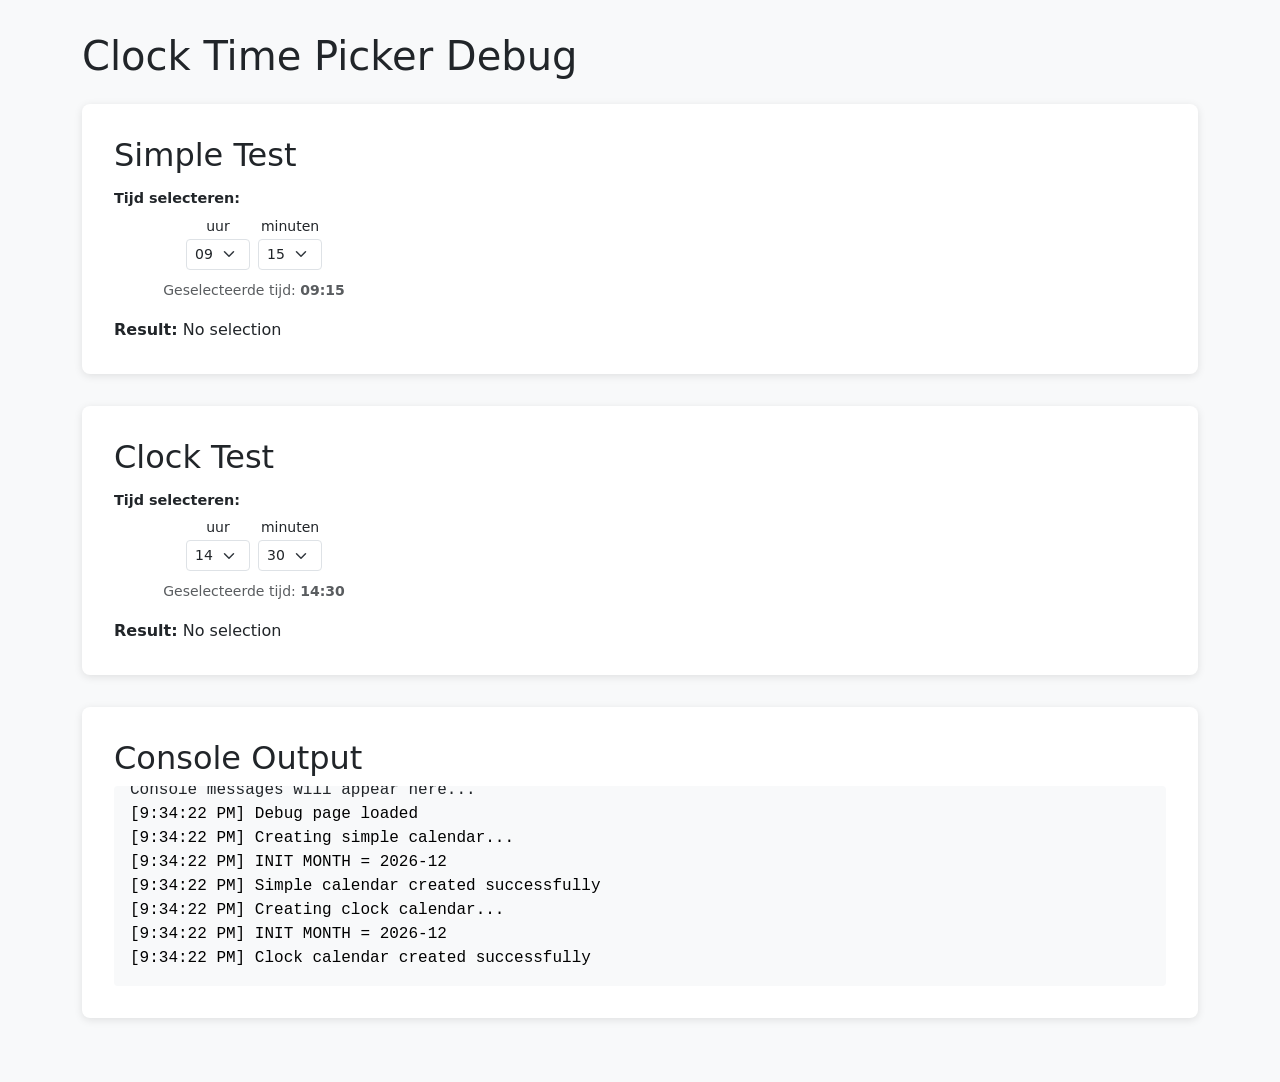
<file: debug_clock.html>
<!DOCTYPE html>
<html lang="nl">
<head>
    <meta charset="UTF-8">
    <meta name="viewport" content="width=device-width, initial-scale=1.0">
    <title>Clock Debug</title>
    
    <!-- Bootstrap 5 CSS -->
    <link href="https://cdn.jsdelivr.net/npm/bootstrap@5.3.0/dist/css/bootstrap.min.css" rel="stylesheet">
    
    <!-- Calendar CSS -->
    <link rel="stylesheet" href="calendar.css">
    
    <style>
        body {
            padding: 2rem;
            background: #f8f9fa;
        }
        
        .debug-section {
            margin-bottom: 2rem;
            padding: 2rem;
            background: white;
            border-radius: 8px;
            box-shadow: 0 2px 8px rgba(0,0,0,0.1);
        }
        
        .calendar-container {
            display: inline-block;
            margin: 1rem;
            background: white;
            padding: 1rem;
            border-radius: 8px;
            box-shadow: 0 2px 8px rgba(0,0,0,0.1);
        }
    </style>
</head>
<body>
    <div class="container">
        <h1 class="mb-4">Clock Time Picker Debug</h1>
        
        <div class="debug-section">
            <h2>Simple Test</h2>
            <div id="simple-test"></div>
            <div class="mt-3">
                <strong>Result:</strong> <span id="simple-result">No selection</span>
            </div>
        </div>
        
        <div class="debug-section">
            <h2>Clock Test</h2>
            <div id="clock-test"></div>
            <div class="mt-3">
                <strong>Result:</strong> <span id="clock-result">No selection</span>
            </div>
        </div>
        
        <div class="debug-section">
            <h2>Console Output</h2>
            <div id="console-output" style="background: #f8f9fa; padding: 1rem; border-radius: 4px; font-family: monospace; height: 200px; overflow-y: auto;">
                Console messages will appear here...
            </div>
        </div>
    </div>

    <!-- Bootstrap JS -->
    <script src="https://cdn.jsdelivr.net/npm/bootstrap@5.3.0/dist/js/bootstrap.bundle.min.js"></script>
    
    <!-- Calendar JS -->
    <script src="calendar.js"></script>
    
    <script>
        // Override console.log to show in page
        const originalLog = console.log;
        const originalError = console.error;
        const consoleDiv = document.getElementById('console-output');
        
        function addToConsole(message, type = 'log') {
            const timestamp = new Date().toLocaleTimeString();
            const color = type === 'error' ? 'red' : 'black';
            consoleDiv.innerHTML += `<div style="color: ${color};">[${timestamp}] ${message}</div>`;
            consoleDiv.scrollTop = consoleDiv.scrollHeight;
        }
        
        console.log = function(...args) {
            originalLog.apply(console, args);
            addToConsole(args.join(' '), 'log');
        };
        
        console.error = function(...args) {
            originalError.apply(console, args);
            addToConsole(args.join(' '), 'error');
        };
        
        console.log('Debug page loaded');
        
        try {
            console.log('Creating simple calendar...');
            const simpleCal = goosseCalendar.create({
                target: '#simple-test',
                showTimePicker: true,
                showCalendar: false,
                timePickerLayout: 'simple',
                defaultTime: '09:15',
                onSelect: function(result) {
                    console.log('Simple selected:', result);
                    document.getElementById('simple-result').textContent = JSON.stringify(result);
                }
            });
            console.log('Simple calendar created successfully');
        } catch (error) {
            console.error('Error creating simple calendar:', error.message);
        }
        
        try {
            console.log('Creating clock calendar...');
            const clockCal = goosseCalendar.create({
                target: '#clock-test',
                showTimePicker: true,
                showCalendar: false,
                timePickerLayout: 'clock',
                defaultTime: '14:30',
                onSelect: function(result) {
                    console.log('Clock selected:', result);
                    document.getElementById('clock-result').textContent = JSON.stringify(result);
                }
            });
            console.log('Clock calendar created successfully');
        } catch (error) {
            console.error('Error creating clock calendar:', error.message);
        }
    </script>
</body>
</html>
</file>
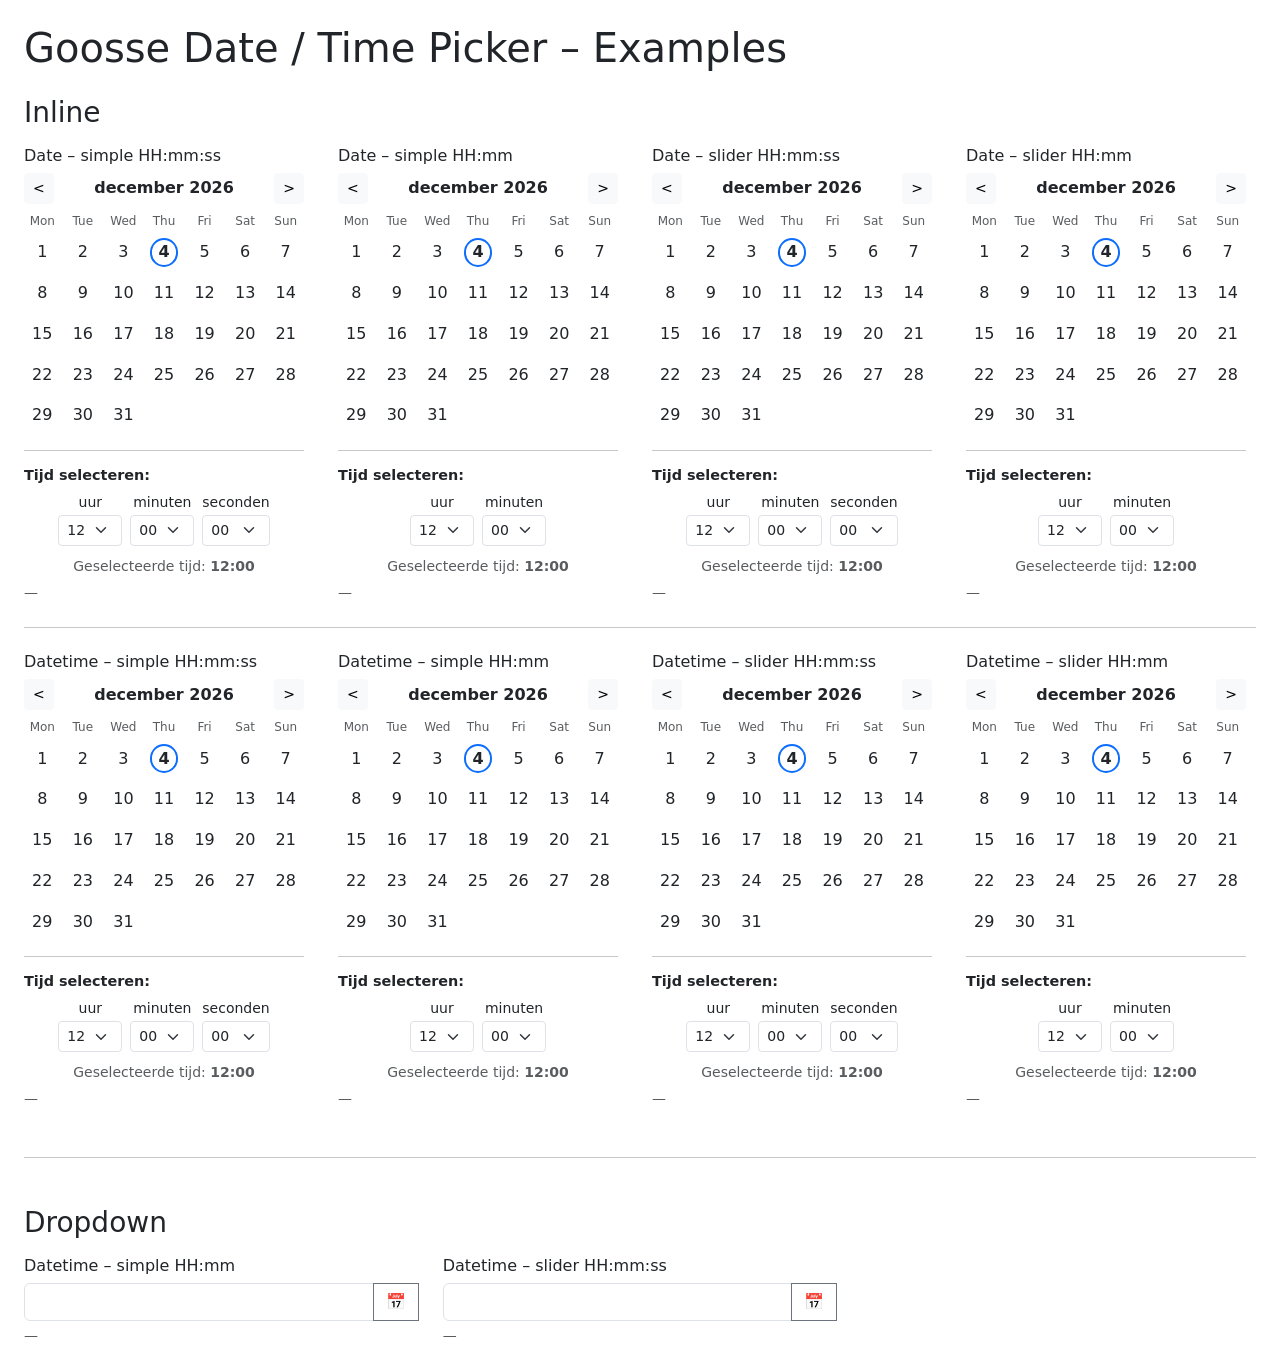
<file: docs/datetime_v2.html>
<!doctype html>
<html lang="nl">
<head>
    <meta charset="utf-8">
    <title>Goosse – Date / Time Picker Examples</title>
    <meta name="viewport" content="width=device-width, initial-scale=1">

    <link href="https://cdn.jsdelivr.net/npm/bootstrap@5.3.3/dist/css/bootstrap.min.css" rel="stylesheet">
    <link href="../calendar.css" rel="stylesheet">
</head>

<body class="p-4">

<h1 class="mb-4">Goosse Date / Time Picker – Examples</h1>

<!-- ===================================================== -->
<h3 class="mb-3">Inline</h3>

<div class="row g-4">

    <!-- DATE – SIMPLE -->
    <div class="col-md-3">
        <h6>Date – simple HH:mm:ss</h6>
        <div id="d_simple_hms"></div>
        <div class="small text-muted mt-1" id="r_d_simple_hms">—</div>
    </div>

    <div class="col-md-3">
        <h6>Date – simple HH:mm</h6>
        <div id="d_simple_hm"></div>
        <div class="small text-muted mt-1" id="r_d_simple_hm">—</div>
    </div>

    <!-- DATE – SLIDER -->
    <div class="col-md-3">
        <h6>Date – slider HH:mm:ss</h6>
        <div id="d_slider_hms"></div>
        <div class="small text-muted mt-1" id="r_d_slider_hms">—</div>
    </div>

    <div class="col-md-3">
        <h6>Date – slider HH:mm</h6>
        <div id="d_slider_hm"></div>
        <div class="small text-muted mt-1" id="r_d_slider_hm">—</div>
    </div>

</div>

<hr class="my-4">

<div class="row g-4">

    <!-- DATETIME – SIMPLE -->
    <div class="col-md-3">
        <h6>Datetime – simple HH:mm:ss</h6>
        <div id="dt_simple_hms"></div>
        <div class="small text-muted mt-1" id="r_dt_simple_hms">—</div>
    </div>

    <div class="col-md-3">
        <h6>Datetime – simple HH:mm</h6>
        <div id="dt_simple_hm"></div>
        <div class="small text-muted mt-1" id="r_dt_simple_hm">—</div>
    </div>

    <!-- DATETIME – SLIDER -->
    <div class="col-md-3">
        <h6>Datetime – slider HH:mm:ss</h6>
        <div id="dt_slider_hms"></div>
        <div class="small text-muted mt-1" id="r_dt_slider_hms">—</div>
    </div>

    <div class="col-md-3">
        <h6>Datetime – slider HH:mm</h6>
        <div id="dt_slider_hm"></div>
        <div class="small text-muted mt-1" id="r_dt_slider_hm">—</div>
    </div>

</div>

<!-- ===================================================== -->
<hr class="my-5">
<h3 class="mb-3">Dropdown</h3>

<div class="row g-4">

    <div class="col-md-4">
        <h6>Datetime – simple HH:mm</h6>

        <div class="input-group">
            <input id="dd_simple_input" class="form-control" readonly>
            <button class="btn btn-outline-secondary" data-bs-toggle="dropdown">📅</button>
            <div class="dropdown-menu p-3">
                <div id="dd_simple"></div>
            </div>
        </div>

        <div class="small text-muted mt-1" id="r_dd_simple">—</div>
    </div>

    <div class="col-md-4">
        <h6>Datetime – slider HH:mm:ss</h6>

        <div class="input-group">
            <input id="dd_slider_input" class="form-control" readonly>
            <button class="btn btn-outline-secondary" data-bs-toggle="dropdown">📅</button>
            <div class="dropdown-menu p-3">
                <div id="dd_slider"></div>
            </div>
        </div>

        <div class="small text-muted mt-1" id="r_dd_slider">—</div>
    </div>

</div>

<!-- ===================================================== -->
<script src="https://cdn.jsdelivr.net/npm/bootstrap@5.3.3/dist/js/bootstrap.bundle.min.js"></script>
<script src="../calendar.js"></script>

<script>
    /* ================= INLINE DATE ================= */

    goosseCalendar.create({
        target: '#d_simple_hms',
        showCalendar: true,
        showTimePicker: true,
        timePickerType: 'simple',
        timeFormat: 'HH:mm:ss',
        onSelect: r => r.time && (r_d_simple_hms.textContent = r.time)
    });

    goosseCalendar.create({
        target: '#d_simple_hm',
        showCalendar: true,
        showTimePicker: true,
        timePickerType: 'simple',
        timeFormat: 'HH:mm',
        onSelect: r => r.time && (r_d_simple_hm.textContent = r.time)
    });

    goosseCalendar.create({
        target: '#d_slider_hms',
        showCalendar: true,
        showTimePicker: true,
        timePickerType: 'slider',
        timeFormat: 'HH:mm:ss',
        onSelect: r => r.time && (r_d_slider_hms.textContent = r.time)
    });

    goosseCalendar.create({
        target: '#d_slider_hm',
        showCalendar: true,
        showTimePicker: true,
        timePickerType: 'slider',
        timeFormat: 'HH:mm',
        onSelect: r => r.time && (r_d_slider_hm.textContent = r.time)
    });

    /* ================= INLINE DATETIME ================= */

    goosseCalendar.create({
        target: '#dt_simple_hms',
        showCalendar: true,
        showTimePicker: true,
        timePickerType: 'simple',
        timeFormat: 'HH:mm:ss',
        onSelect: r => r.time && (r_dt_simple_hms.textContent = r.time)
    });

    goosseCalendar.create({
        target: '#dt_simple_hm',
        showCalendar: true,
        showTimePicker: true,
        timePickerType: 'simple',
        timeFormat: 'HH:mm',
        onSelect: r => r.time && (r_dt_simple_hm.textContent = r.time)
    });

    goosseCalendar.create({
        target: '#dt_slider_hms',
        showCalendar: true,
        showTimePicker: true,
        timePickerType: 'slider',
        timeFormat: 'HH:mm:ss',
        onSelect: r => r.time && (r_dt_slider_hms.textContent = r.time)
    });

    goosseCalendar.create({
        target: '#dt_slider_hm',
        showCalendar: true,
        showTimePicker: true,
        timePickerType: 'slider',
        timeFormat: 'HH:mm',
        onSelect: r => r.time && (r_dt_slider_hm.textContent = r.time)
    });

    /* ================= DROPDOWN ================= */

    goosseCalendar.create({
        target: '#dd_simple',
        showCalendar: true,
        showTimePicker: true,
        timePickerType: 'simple',
        timeFormat: 'HH:mm',
        onSelect: r => {
            if (r.time) {
                dd_simple_input.value = r.time;
                r_dd_simple.textContent = r.time;
            }
        }
    });

    goosseCalendar.create({
        target: '#dd_slider',
        showCalendar: true,
        showTimePicker: true,
        timePickerType: 'slider',
        timeFormat: 'HH:mm:ss',
        onSelect: r => {
            if (r.time) {
                dd_slider_input.value = r.time;
                r_dd_slider.textContent = r.time;
            }
        }
    });
</script>

</body>
</html>
</file>
<file: calendar.css>
/* ==========================================================================
   Goosse Simple Calendar (inline / dropdown)
========================================================================== */

.goosse-calendar {
    width: 280px;
    user-select: none;
}

.goosse-calendar-header {
    display: flex;
    justify-content: space-between;
    align-items: center;
    margin-bottom: .5rem;
}

.goosse-calendar-grid {
    display: grid;
    grid-template-columns: repeat(7, 1fr);
    gap: .25rem;
}

.goosse-calendar-weekday {
    text-align: center;
    font-size: .75rem;
    color: var(--bs-secondary-color);
}

.goosse-calendar-day {
    text-align: center;
    padding: .4rem;
    border-radius: .5rem;
    cursor: pointer;
}

.goosse-calendar-day:hover {
    background: var(--bs-secondary-bg);
}

.goosse-calendar-day.active {
    background: #0d6efd;
    color: #fff;
}

.goosse-calendar-day.inactive {
    opacity: .4;
}


/* Dag met geplande info */
.goosse-calendar-day.has-data {
    background-color: var(--bs-secondary-bg);
}

/* Actieve dag */
.goosse-calendar-day.status-active {
    background-color: #e6f4ea;
}

/* Niet-actieve dag */
.goosse-calendar-day.status-inactive {
    background-color: #f8d7da;
}

/* Vandaag (cirkel) */
.goosse-calendar-day.today {
    position: relative;
    font-weight: 600;
}

.goosse-calendar-day.today::after {
    content: '';
    position: absolute;
    inset: 4px;
    border: 2px solid var(--bs-primary);
    border-radius: 50%;
    pointer-events: none;
}

.goosse-calendar-day {
    position: relative;
}

.goosse-calendar-count {
    position: absolute;
    top: 2px;
    right: 2px;
    transform: translate(30%, -30%);

    min-width: 18px;
    height: 18px;
    padding: 0 4px;

    font-size: 0.7rem;
    line-height: 18px;
    text-align: center;

    background: var(--bs-primary);
    color: #fff;
    border-radius: 999px;

    z-index: 3; /* boven cirkel */
}


.goosse-calendar-day-number {    display: inline-block;    position: relative;    z-index: 1;}

/* Time Picker Styles */
.goosse-time-picker h6 {
    font-size: 0.9rem;
    font-weight: 600;
}

.goosse-time-select label {
    display: block;
    text-align: center;
    margin-bottom: 2px;
}
</file>
